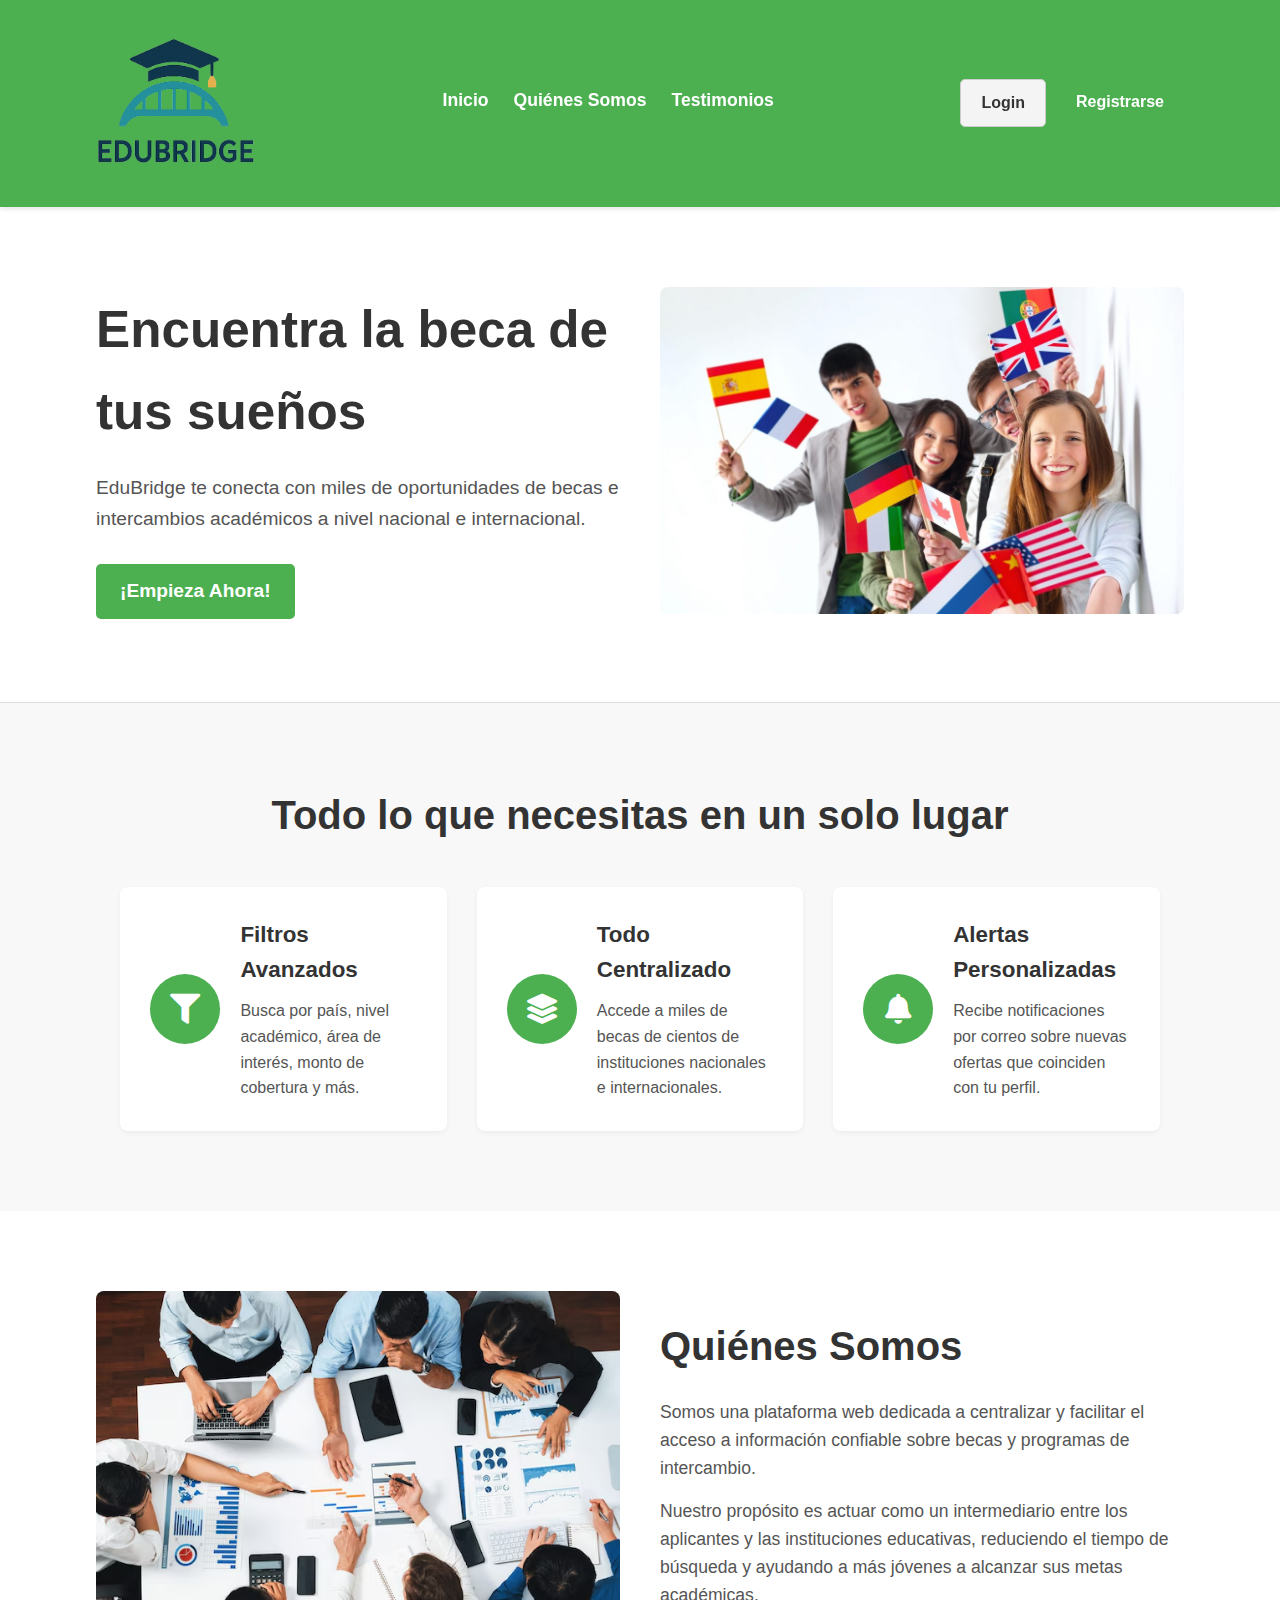
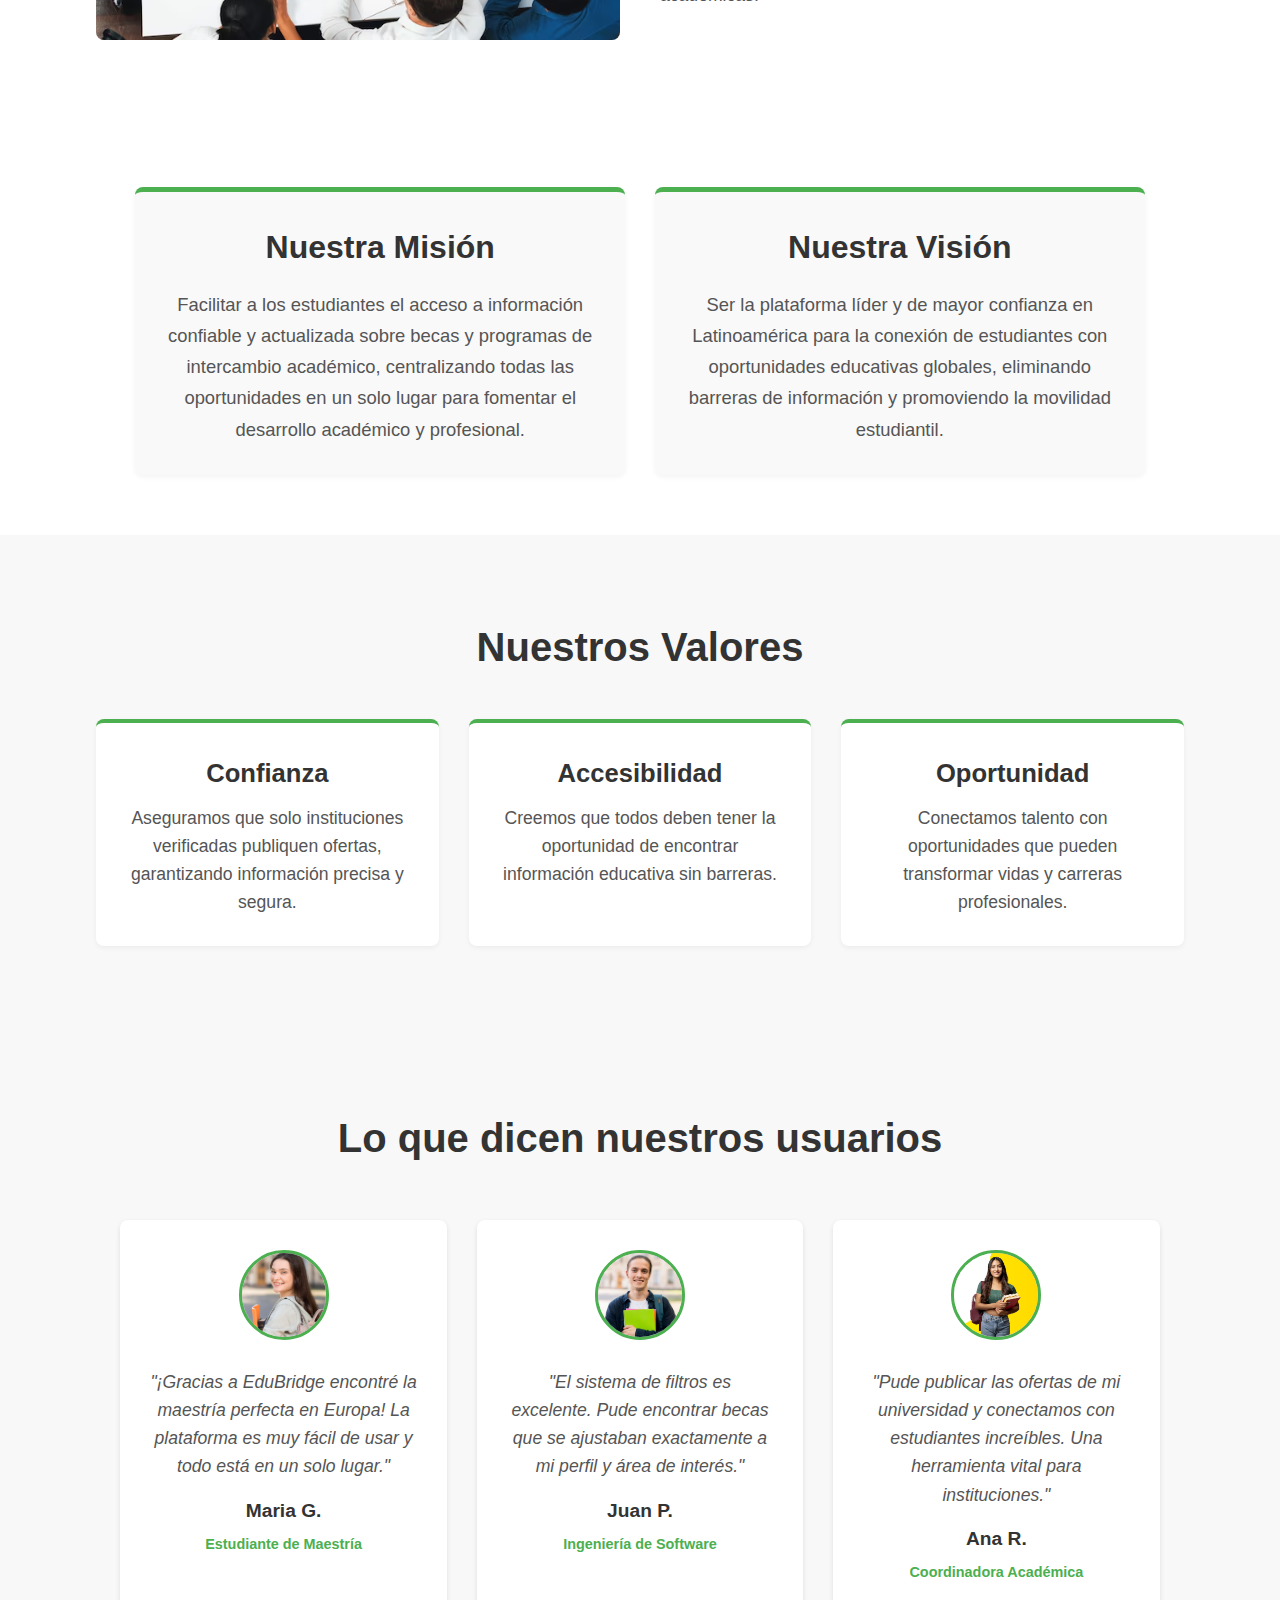
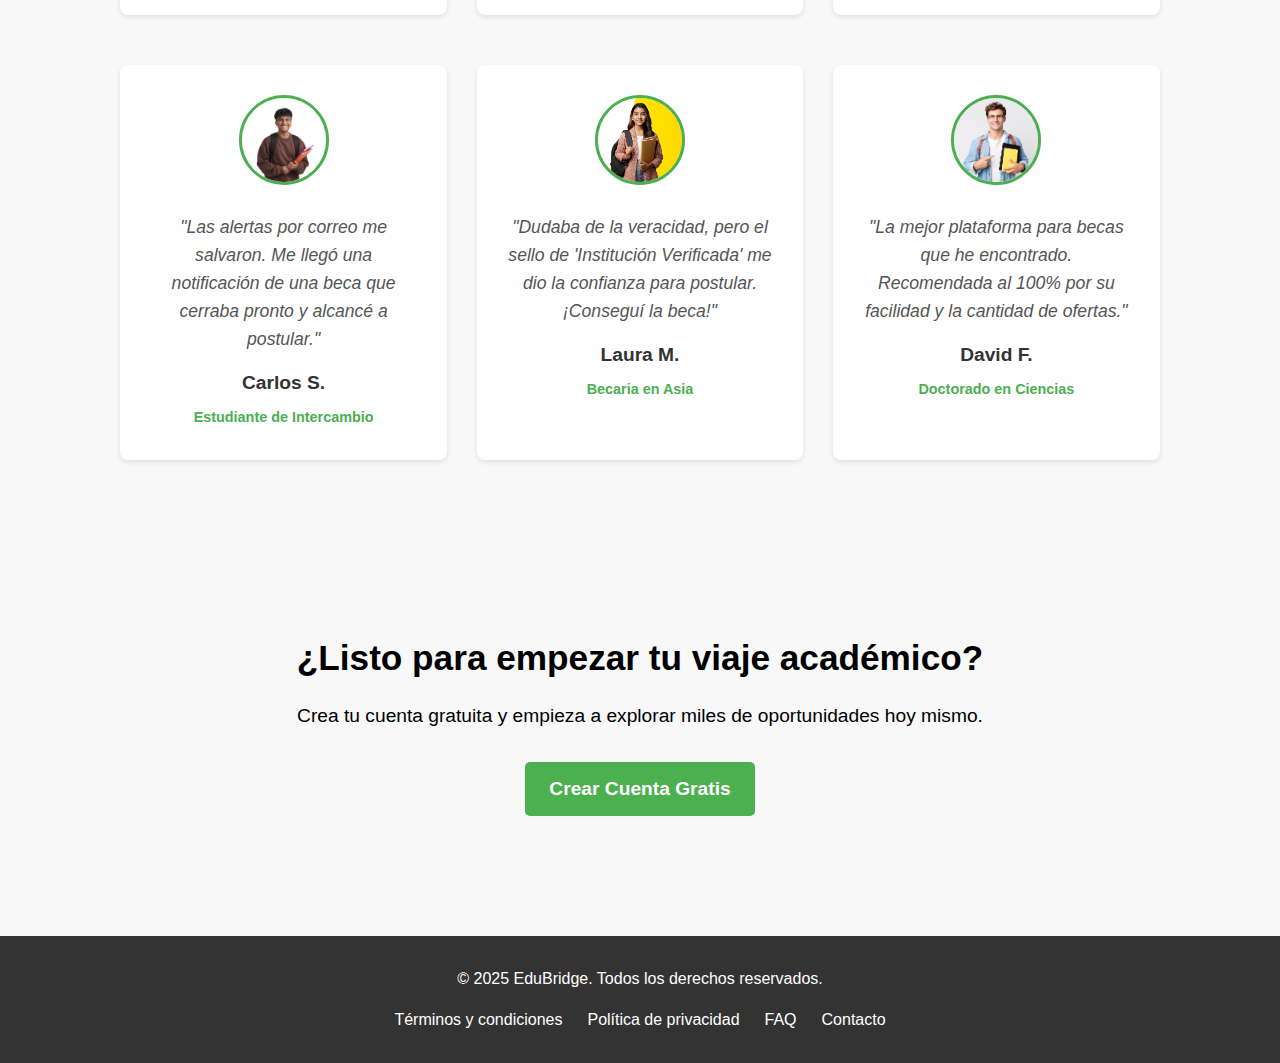
<file: index.html>
<!DOCTYPE html>
<html lang="es">
<head>
  <meta charset="UTF-8">
  <meta name="viewport" content="width=device-width, initial-scale=1.0">
  <title>EduBridge - Conectando Oportunidades</title>
  <link rel="stylesheet" href="style.css">
  
  <link rel="stylesheet" href="https://cdnjs.cloudflare.com/ajax/libs/font-awesome/5.15.4/css/all.min.css">
</head>
<body>

  <header>
    <div class="container header-container">
      <div class="logo-container">
        <img src="logo.png" alt="Logo de EduBridge" class="logo">
      </div>
      <nav class="navbar">
        <a href="#inicio">Inicio</a>
        <a href="#quienes-somos">Quiénes Somos</a>
        <a href="#testimonios">Testimonios</a>
      </nav>
      <div class="auth-links">
        <a href="login.html" class="btn btn-secondary">Login</a>
        <a href="register.html" class="btn btn-primary">Registrarse</a>
      </div>
    </div>
  </header>

  <main>

    <section id="inicio" class="hero-section">
      <div class="container hero-container">
        <div class="hero-text">
          <h1>Encuentra la beca de tus sueños</h1>
          <p>EduBridge te conecta con miles de oportunidades de becas e intercambios académicos a nivel nacional e internacional.</p>
          <a href="register.html" class="btn btn-primary btn-large">¡Empieza Ahora!</a>
        </div>
        <div class="hero-image-placeholder">
          <img src="ESTUDIAR_EN_EL_EXTRANJERO.jpg" alt="Estudiantes felices estudiando en el extranjero">
        </div>
      </div>
    </section>

    <section id="features" class="feature-section">
      <div class="container">
        <h2 class="section-title">Todo lo que necesitas en un solo lugar</h2>
        <div class="features-container">
          
          <div class="feature-card">
            <div class="feature-icon-placeholder">
              <i class="fas fa-filter"></i>
            </div>
            <div class="feature-text-content">
              <h3>Filtros Avanzados</h3>
              <p>Busca por país, nivel académico, área de interés, monto de cobertura y más.</p>
            </div>
            </div>

          <div class="feature-card">
            <div class="feature-icon-placeholder">
              <i class="fas fa-layer-group"></i>
            </div>
            <div class="feature-text-content">
              <h3>Todo Centralizado</h3>
              <p>Accede a miles de becas de cientos de instituciones nacionales e internacionales.</p>
            </div>
            </div>

          <div class="feature-card">
            <div class="feature-icon-placeholder">
              <i class="fas fa-bell"></i>
            </div>
            <div class="feature-text-content">
              <h3>Alertas Personalizadas</h3>
              <p>Recibe notificaciones por correo sobre nuevas ofertas que coinciden con tu perfil.</p>
            </div>
            </div>

        </div>
      </div>
    </section>

    <section id="quienes-somos" class="about-container-section">
      <div class="container about-container">
        <div class="about-image-placeholder">
          <img src="reunion.jpg" alt="Equipo de EduBridge trabajando">
        </div>
        <div class="about-text">
          <h2 class="section-title" style="text-align: left;">Quiénes Somos</h2>
          <p>Somos una plataforma web dedicada a centralizar y facilitar el acceso a información confiable sobre becas y programas de intercambio.</p>
          <p>Nuestro propósito es actuar como un intermediario entre los aplicantes y las instituciones educativas, reduciendo el tiempo de búsqueda y ayudando a más jóvenes a alcanzar sus metas académicas.</p>
        </div>
      </div>
    </section>

    <section id="mission-vision" class="about-mission-vision">
      <div class="container">
        <div class="mission-vision-container">
          <div class="mission-card">
            <h3>Nuestra Misión</h3>
            <p>Facilitar a los estudiantes el acceso a información confiable y actualizada sobre becas y programas de intercambio académico, centralizando todas las oportunidades en un solo lugar para fomentar el desarrollo académico y profesional.</p>
          </div>
          <div class="vision-card">
            <h3>Nuestra Visión</h3>
            <p>Ser la plataforma líder y de mayor confianza en Latinoamérica para la conexión de estudiantes con oportunidades educativas globales, eliminando barreras de información y promoviendo la movilidad estudiantil.</p>
          </div>
        </div>
      </div>
    </section>

    <section id="values" class="about-values">
      <div class="container">
        <h2 class="section-title">Nuestros Valores</h2>
        <div class="values-container">
          <div class="value-card">
            <h4>Confianza</h4>
            <p>Aseguramos que solo instituciones verificadas publiquen ofertas, garantizando información precisa y segura.</p>
          </div>
          <div class="value-card">
            <h4>Accesibilidad</h4>
            <p>Creemos que todos deben tener la oportunidad de encontrar información educativa sin barreras.</p>
          </div>
          <div class="value-card">
            <h4>Oportunidad</h4>
            <p>Conectamos talento con oportunidades que pueden transformar vidas y carreras profesionales.</p>
          </div>
        </div>
      </div>
    </section>

    <section id="testimonios">
      <div class="container">
        <h2 class="section-title">Lo que dicen nuestros usuarios</h2>
        <div class="testimonials-container">
          
          <div class="testimonial-card">
            <div class="testimonial-img-placeholder">
              <img src="maria.jpg" alt="Foto de Maria G.">
            </div>
            <p class="quote">"¡Gracias a EduBridge encontré la maestría perfecta en Europa! La plataforma es muy fácil de usar y todo está en un solo lugar."</p>
            <h4 class="testimonial-name">Maria G.</h4>
            <span class="testimonial-detail">Estudiante de Maestría</span>
          </div>

          <div class="testimonial-card">
            <div class="testimonial-img-placeholder">
              <img src="juan.jpg" alt="Foto de Juan P.">
            </div>
            <p class="quote">"El sistema de filtros es excelente. Pude encontrar becas que se ajustaban exactamente a mi perfil y área de interés."</p>
            <h4 class="testimonial-name">Juan P.</h4>
            <span class="testimonial-detail">Ingeniería de Software</span>
          </div>

          <div class="testimonial-card">
            <div class="testimonial-img-placeholder">
              <img src="ana.jpg" alt="Foto de Ana R.">
            </div>
            <p class="quote">"Pude publicar las ofertas de mi universidad y conectamos con estudiantes increíbles. Una herramienta vital para instituciones."</p>
            <h4 class="testimonial-name">Ana R.</h4>
            <span class="testimonial-detail">Coordinadora Académica</span>
          </div>

          <div class="testimonial-card">
            <div class="testimonial-img-placeholder">
              <img src="carlos.jpg" alt="Foto de Carlos S.">
            </div>
            <p class="quote">"Las alertas por correo me salvaron. Me llegó una notificación de una beca que cerraba pronto y alcancé a postular."</p>
            <h4 class="testimonial-name">Carlos S.</h4>
            <span class="testimonial-detail">Estudiante de Intercambio</span>
          </div>

          <div class="testimonial-card">
            <div class="testimonial-img-placeholder">
              <img src="laura.jpg" alt="Foto de Laura M.">
            </div>
            <p class="quote">"Dudaba de la veracidad, pero el sello de 'Institución Verificada' me dio la confianza para postular. ¡Conseguí la beca!"</p>
            <h4 class="testimonial-name">Laura M.</h4>
            <span class="testimonial-detail">Becaria en Asia</span>
          </div>

          <div class="testimonial-card">
            <div class="testimonial-img-placeholder">
              <img src="david.jpg" alt="Foto de David F.">
            </div>
            <p class="quote">"La mejor plataforma para becas que he encontrado. Recomendada al 100% por su facilidad y la cantidad de ofertas."</p>
            <h4 class="testimonial-name">David F.</h4>
            <span class="testimonial-detail">Doctorado en Ciencias</span>
          </div>

        </div>
      </div>
    </section>

    <section id="cta" class="cta-section">
      <div class="container">
        <h2>¿Listo para empezar tu viaje académico?</h2>
        <p>Crea tu cuenta gratuita y empieza a explorar miles de oportunidades hoy mismo.</p>
        <a href="register.html" class="btn btn-primary btn-large">Crear Cuenta Gratis</a>
      </div>
    </section>

  </main>

  <footer>
    <div class="footer-content">
      <p class="footer-text">© 2025 EduBridge. Todos los derechos reservados.</p>
      <nav class="footer-nav">
        <a href="#">Términos y condiciones</a>
        <a href="#">Política de privacidad</a>
        <a href="#">FAQ</a>
        <a href="#">Contacto</a>
      </nav>
    </div>
  </footer>

  <script>
    document.addEventListener('DOMContentLoaded', function() {
      // Selecciona todos los enlaces de la barra de navegación que apuntan a un ancla (#)
      const navLinks = document.querySelectorAll('.navbar a[href^="#"]');

      navLinks.forEach(link => {
        link.addEventListener('click', function(e) {
          // Previene el comportamiento por defecto (el salto brusco)
          e.preventDefault();

          // Obtiene el ID de la sección (ej. "#quienes-somos")
          const targetId = this.getAttribute('href');
          
          // Obtiene el elemento de la sección
          const targetSection = document.querySelector(targetId);

          if (targetSection) {
            // Realiza el scroll suave a esa sección
            targetSection.scrollIntoView({
              behavior: 'smooth',
              block: 'start' // Alinea el inicio de la sección con el inicio de la vista
            });
          }
        });
      });
    });
  </script>

</body>
</html>
</file>
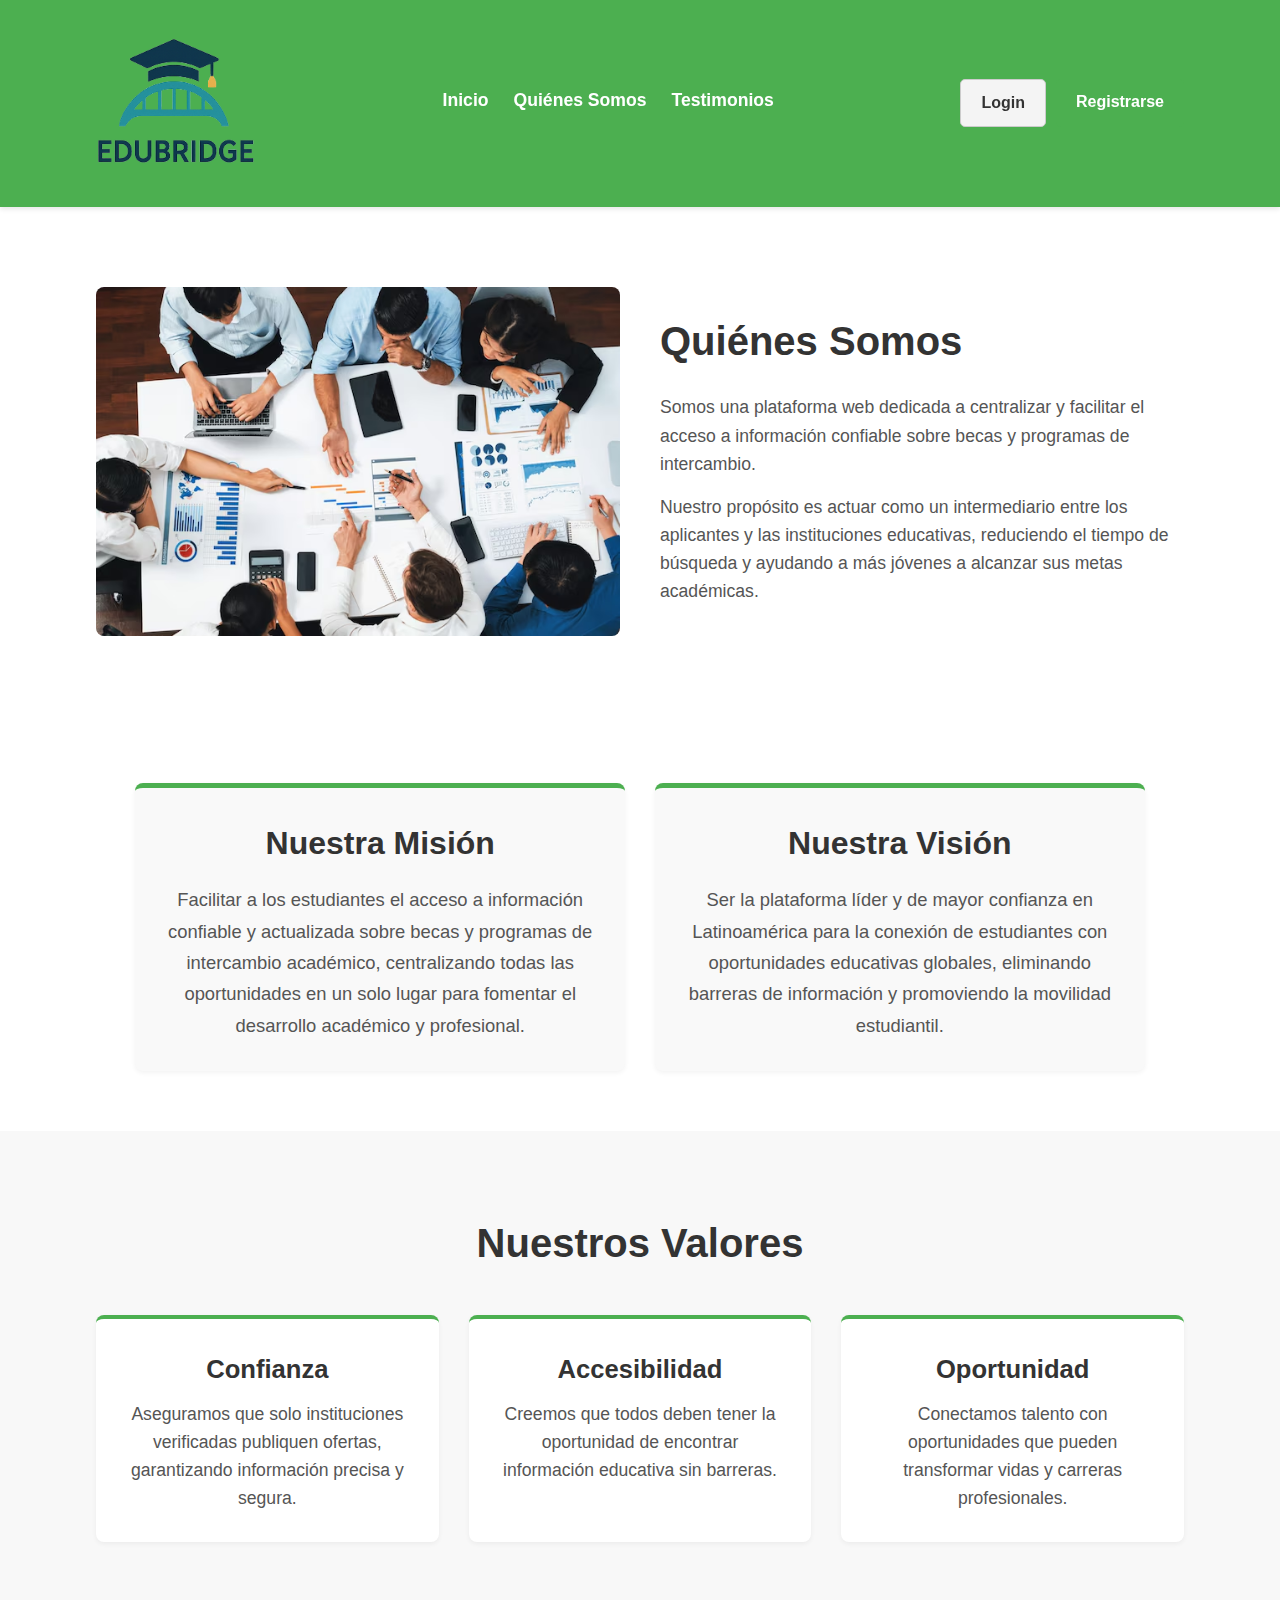
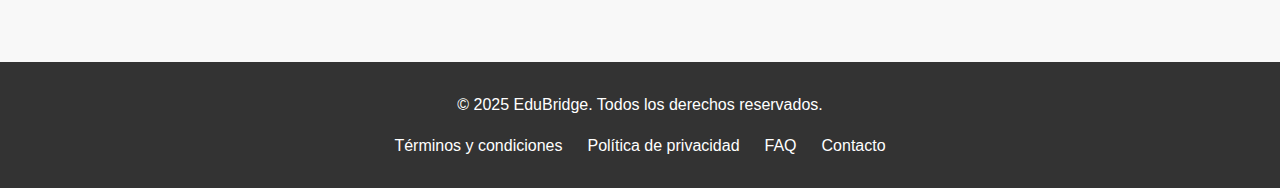
<file: quienes-somos.html>
<!DOCTYPE html>
<html lang="es">
<head>
  <meta charset="UTF-8">
  <meta name="viewport" content="width=device-width, initial-scale=1.0">
  <title>Quiénes Somos - EduBridge</title>
  <link rel="stylesheet" href="style.css">
</head>
<body>

  <header>
    <div class="container header-container">
      <div class="logo-container">
        <img src="logo.png" alt="Logo de EduBridge" class="logo">
      </div>
      <nav class="navbar">
        <a href="index.html">Inicio</a>
        <a href="quienes-somos.html">Quiénes Somos</a>
        <a href="testimonios.html">Testimonios</a>
      </nav>
      <div class="auth-links">
        <a href="login.html" class="btn btn-secondary">Login</a>
        <a href="register.html" class="btn btn-primary">Registrarse</a>
      </div>
    </div>
  </header>

  <main>
    
    <section id="quienes-somos" style="padding-top: 60px;">
      <div class="container about-container">
        <div class="about-image-placeholder">
          <img src="reunion.jpg" alt="Equipo de EduBridge trabajando">
        </div>
        <div class="about-text">
          <h2 class="section-title" style="text-align: left;">Quiénes Somos</h2>
          <p>Somos una plataforma web dedicada a centralizar y facilitar el acceso a información confiable sobre becas y programas de intercambio.</p>
          <p>Nuestro propósito es actuar como un intermediario entre los aplicantes y las instituciones educativas, reduciendo el tiempo de búsqueda y ayudando a más jóvenes a alcanzar sus metas académicas.</p>
        </div>
      </div>
    </section>

    <section id="mission-vision" class="about-mission-vision">
      <div class="container">
        <div class="mission-vision-container">
          <div class="mission-card">
            <h3>Nuestra Misión</h3>
            <p>Facilitar a los estudiantes el acceso a información confiable y actualizada sobre becas y programas de intercambio académico, centralizando todas las oportunidades en un solo lugar para fomentar el desarrollo académico y profesional.</p>
          </div>
          <div class="vision-card">
            <h3>Nuestra Visión</h3>
            <p>Ser la plataforma líder y de mayor confianza en Latinoamérica para la conexión de estudiantes con oportunidades educativas globales, eliminando barreras de información y promoviendo la movilidad estudiantil.</p>
          </div>
        </div>
      </div>
    </section>

    <section id="values" class="about-values">
      <div class="container">
        <h2 class="section-title">Nuestros Valores</h2>
        <div class="values-container">
          <div class="value-card">
            <h4>Confianza</h4>
            <p>Aseguramos que solo instituciones verificadas publiquen ofertas, garantizando información precisa y segura.</p>
          </div>
          <div class="value-card">
            <h4>Accesibilidad</h4>
            <p>Creemos que todos deben tener la oportunidad de encontrar información educativa sin barreras.</p>
          </div>
          <div class="value-card">
            <h4>Oportunidad</h4>
            <p>Conectamos talento con oportunidades que pueden transformar vidas y carreras profesionales.</p>
          </div>
        </div>
      </div>
    </section>

  </main>

  <footer>
    <div class="footer-content">
      <p class="footer-text">© 2025 EduBridge. Todos los derechos reservados.</p>
      <nav class="footer-nav">
        <a href="#">Términos y condiciones</a>
        <a href="#">Política de privacidad</a>
        <a href="#">FAQ</a>
        <a href="#">Contacto</a>
      </nav>
    </div>
  </footer>
</body>
</html>
</file>
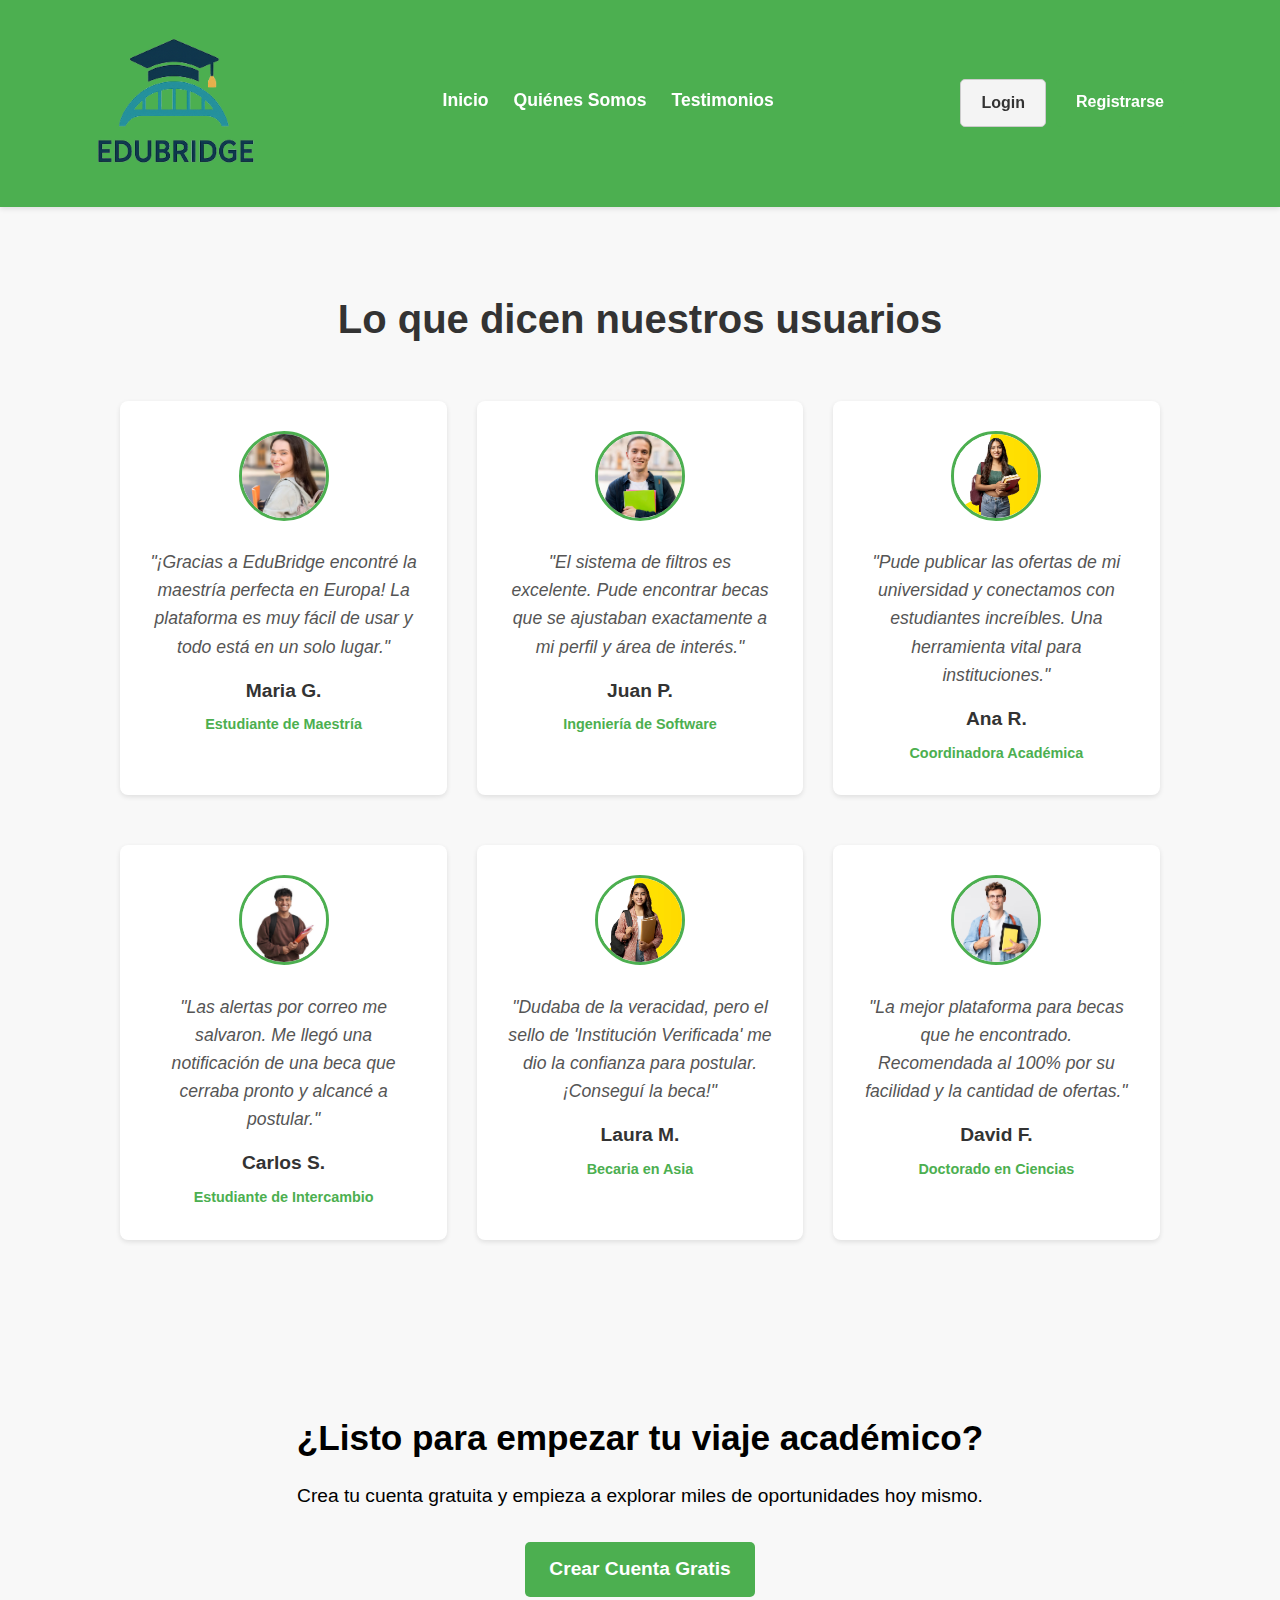
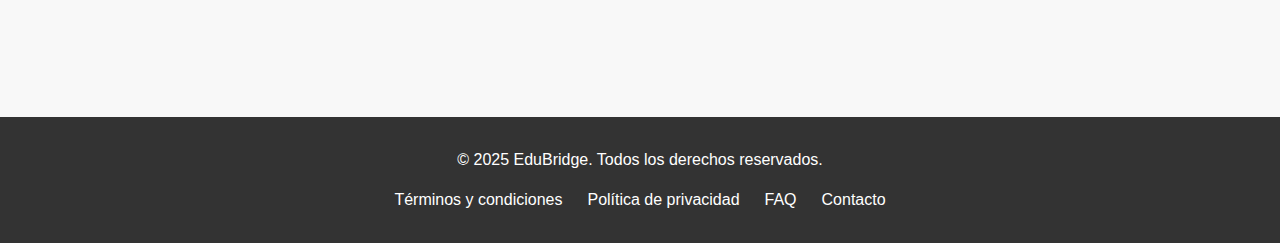
<file: testimonios.html>
<!DOCTYPE html>
<html lang="es">
<head>
  <meta charset="UTF-8">
  <meta name="viewport" content="width=device-width, initial-scale=1.0">
  <title>Testimonios - EduBridge</title>
  <link rel="stylesheet" href="style.css">
</head>
<body>

  <header>
    <div class="container header-container">
      <div class="logo-container">
        <img src="logo.png" alt="Logo de EduBridge" class="logo">
      </div>
      <nav class="navbar">
        <a href="index.html">Inicio</a>
        <a href="quienes-somos.html">Quiénes Somos</a>
        <a href="testimonios.html">Testimonios</a>
      </nav>
      <div class="auth-links">
        <a href="login.html" class="btn btn-secondary">Login</a>
        <a href="register.html" class="btn btn-primary">Registrarse</a>
      </div>
    </div>
  </header>

  <main>

    <section id="testimonios" style="padding-top: 60px;">
      <div class="container">
        <h2 class="section-title">Lo que dicen nuestros usuarios</h2>
        <div class="testimonials-container">
          
          <div class="testimonial-card">
            <div class="testimonial-img-placeholder">
              <img src="maria.jpg" alt="Foto de Maria G.">
            </div>
            <p class="quote">"¡Gracias a EduBridge encontré la maestría perfecta en Europa! La plataforma es muy fácil de usar y todo está en un solo lugar."</p>
            <h4 class="testimonial-name">Maria G.</h4>
            <span class="testimonial-detail">Estudiante de Maestría</span>
          </div>

          <div class="testimonial-card">
            <div class="testimonial-img-placeholder">
              <img src="juan.jpg" alt="Foto de Juan P.">
            </div>
            <p class="quote">"El sistema de filtros es excelente. Pude encontrar becas que se ajustaban exactamente a mi perfil y área de interés."</p>
            <h4 class="testimonial-name">Juan P.</h4>
            <span class="testimonial-detail">Ingeniería de Software</span>
          </div>

          <div class="testimonial-card">
            <div class="testimonial-img-placeholder">
              <img src="ana.jpg" alt="Foto de Ana R.">
            </div>
            <p class="quote">"Pude publicar las ofertas de mi universidad y conectamos con estudiantes increíbles. Una herramienta vital para instituciones."</p>
            <h4 class="testimonial-name">Ana R.</h4>
            <span class="testimonial-detail">Coordinadora Académica</span>
          </div>

          <div class="testimonial-card">
            <div class="testimonial-img-placeholder">
              <img src="carlos.jpg" alt="Foto de Carlos S.">
            </div>
            <p class="quote">"Las alertas por correo me salvaron. Me llegó una notificación de una beca que cerraba pronto y alcancé a postular."</p>
            <h4 class="testimonial-name">Carlos S.</h4>
            <span class="testimonial-detail">Estudiante de Intercambio</span>
          </div>

          <div class="testimonial-card">
            <div class="testimonial-img-placeholder">
              <img src="laura.jpg" alt="Foto de Laura M.">
            </div>
            <p class="quote">"Dudaba de la veracidad, pero el sello de 'Institución Verificada' me dio la confianza para postular. ¡Conseguí la beca!"</p>
            <h4 class="testimonial-name">Laura M.</h4>
            <span class="testimonial-detail">Becaria en Asia</span>
          </div>

          <div class="testimonial-card">
            <div class="testimonial-img-placeholder">
              <img src="david.jpg" alt="Foto de David F.">
            </div>
            <p class="quote">"La mejor plataforma para becas que he encontrado. Recomendada al 100% por su facilidad y la cantidad de ofertas."</p>
            <h4 class="testimonial-name">David F.</h4>
            <span class="testimonial-detail">Doctorado en Ciencias</span>
          </div>

        </div>
      </div>
    </section>

    <section id="cta" class="cta-section">
      <div class="container">
        <h2>¿Listo para empezar tu viaje académico?</h2>
        <p>Crea tu cuenta gratuita y empieza a explorar miles de oportunidades hoy mismo.</p>
        <a href="register.html" class="btn btn-primary btn-large">Crear Cuenta Gratis</a>
      </div>
    </section>

  </main>

  <footer>
    <div class="footer-content">
      <p class="footer-text">© 2025 EduBridge. Todos los derechos reservados.</p>
      <nav class="footer-nav">
        <a href="#">Términos y condiciones</a>
        <a href="#">Política de privacidad</a>
        <a href="#">FAQ</a>
        <a href="#">Contacto</a>
      </nav>
    </div>
  </footer>
</body>
</html>
</file>
<file: style.css>
/* Estilos Globales y Reseteo */
* {
  box-sizing: border-box;
  margin: 0;
  padding: 0;
}

html {
  scroll-behavior: smooth; /* Para el scroll suave al hacer clic en los enlaces del nav */
}

body {
  font-family: 'Arial', sans-serif;
  line-height: 1.6;
  background-color: #f8f8f8;
  color: #333;
}

.container {
  width: 85%;
  max-width: 1200px;
  margin: 0 auto;
  padding: 20px 0;
}

.section-title {
  font-size: 2.5em;
  text-align: center;
  margin-bottom: 40px;
  color: #333;
}

/* Estilos de Botones (Basados en tu ejemplo) */
.btn {
  padding: 10px 20px;
  text-decoration: none;
  border-radius: 5px;
  font-size: 1em;
  font-weight: bold;
  cursor: pointer;
  transition: background-color 0.3s ease;
  border: none;
  display: inline-block;
}

.btn-primary {
  background-color: #4CAF50; /* Color verde principal */
  color: white;
}

.btn-primary:hover {
  background-color: #45a049; /* Verde más oscuro al pasar el mouse */
}

.btn-secondary {
  background-color: #f4f4f4;
  color: #333;
  border: 1px solid #ccc;
}

.btn-secondary:hover {
  background-color: #e9e9e9;
}

.btn-large {
  font-size: 1.2em;
  padding: 12px 24px;
}

/* Cabecera (Header) */
header {
  background-color: #4CAF50; /* Color verde de tu ejemplo */
  color: white;
  padding: 15px 0;
  box-shadow: 0 2px 5px rgba(0, 0, 0, 0.1);
  position: sticky;
  top: 0;
  z-index: 1000;
}

.header-container {
  display: flex;
  justify-content: space-between;
  align-items: center;
}

.logo {
  max-width: 160px; /* Ajusta según tu logo */
  height: auto;
}

.navbar {
  display: flex;
  gap: 25px;
}

.navbar a {
  color: white;
  text-decoration: none;
  font-size: 1.1em;
  font-weight: bold;
  padding-bottom: 5px;
  border-bottom: 2px solid transparent;
  transition: border-bottom 0.3s ease;
}

.navbar a:hover {
  border-bottom: 2px solid white;
}

.auth-links {
  display: flex;
  gap: 10px;
}

/* Sección Hero (Inicio) */
.hero-section {
  background-color: white;
  padding: 60px 0;
  border-bottom: 1px solid #e0e0e0;
}

.hero-container {
  display: flex;
  align-items: center;
  gap: 40px;
}

.hero-text {
  flex: 1; /* Ocupa la mitad del espacio */
}

.hero-text h1 {
  font-size: 3.2em;
  color: #333;
  margin-bottom: 20px;
}

.hero-text p {
  font-size: 1.2em;
  margin-bottom: 30px;
  color: #555;
}

.hero-image-placeholder {
  flex: 1; /* Ocupa la otra mitad */
  text-align: center;
}

.hero-image-placeholder img {
  max-width: 100%;
  height: auto;
  border-radius: 8px;
  background-color: #e0e0e0; /* Color de fondo para el placeholder */
}

/* Sección Quiénes Somos */
#quienes-somos {
  padding: 60px 0;
  background-color: #ffffff;
}

.about-container {
  display: flex;
  align-items: center;
  gap: 40px;
}

.about-text {
  flex: 1;
}

.about-text .section-title {
  text-align: left; /* Título alineado a la izquierda para esta sección */
  margin-bottom: 20px;
}

.about-text p {
  font-size: 1.1em;
  margin-bottom: 15px;
  color: #555;
}

.about-image-placeholder {
  flex: 1;
  text-align: center;
}

.about-image-placeholder img {
  max-width: 100%;
  height: auto;
  border-radius: 8px;
  background-color: #e0e0e0;
}

/* Sección Testimonios */
#testimonios {
  padding: 60px 0;
  background-color: #f8f8f8; /* Fondo gris claro de tu ejemplo */
}

.testimonials-container {
  display: flex;
  justify-content: center;
  gap: 30px;
  flex-wrap: wrap; /* Para que se ajusten en móviles */
}

.testimonial-card {
  background-color: white; /* Estilo de tarjeta de tu ejemplo */
  padding: 30px;
  margin: 10px 0;
  box-shadow: 0 2px 5px rgba(0, 0, 0, 0.1);
  border-radius: 8px;
  width: 30%;
  min-width: 280px;
  text-align: center;
}

.testimonial-img-placeholder {
  margin-bottom: 20px;
}

.testimonial-img-placeholder img {
  width: 90px;
  height: 90px;
  border-radius: 50%; /* Círculo para la foto de perfil */
  object-fit: cover;
  background-color: #e0e0e0; /* Color de fondo para la imagen */
  border: 3px solid #4CAF50;
}

.quote {
  font-size: 1.1em;
  font-style: italic;
  color: #555;
  margin-bottom: 15px;
}

.testimonial-name {
  font-size: 1.2em;
  color: #333;
  font-weight: bold;
  margin-bottom: 5px;
}

.testimonial-detail {
  font-size: 0.9em;
  color: #4CAF50;
  font-weight: bold;
}


/* Pie de página (Footer) */
footer {
  background-color: #333; /* Color de footer de tu ejemplo */
  color: white;
  padding: 30px 0;
  margin-top: 40px;
}

.footer-content {
  text-align: center;
}

.footer-text {
  font-size: 1em;
  margin-bottom: 15px;
}

.footer-nav {
  display: flex;
  justify-content: center;
  gap: 25px;
}

.footer-nav a {
  color: white;
  font-size: 1em;
  text-decoration: none;
}

.footer-nav a:hover {
  text-decoration: underline;
}

/* Media Queries para Responsividad simple */
@media (max-width: 768px) {
  .header-container {
    flex-direction: column;
    gap: 15px;
  }

  .navbar {
    gap: 15px;
  }

  .hero-container, .about-container {
    flex-direction: column;
    text-align: center;
  }

  .about-text .section-title {
    text-align: center;
  }

  .testimonials-container {
    flex-direction: column;
    align-items: center;
  }

  .testimonial-card {
    width: 80%;
  }

  .footer-nav {
    flex-direction: column;
    gap: 10px;
  }
}

.feature-icon-placeholder i {
  font-size: 30px; /* Ajusta este tamaño como quieras */
}

.about-mission-vision {
  padding: 40px 0;
  background-color: #ffffff;
}

.mission-vision-container {
  display: flex;
  gap: 30px;
  justify-content: center;
  flex-wrap: wrap;
}

.mission-card, .vision-card {
  flex-basis: 45%; /* Cada uno ocupa aprox la mitad */
  min-width: 300px;
  padding: 30px;
  /* --- CAMBIOS AQUÍ --- */
  text-align: center; /* Centra todo el texto */
  border-top: 5px solid #4CAF50; /* Cambiamos el borde a la parte superior */
  /* --- FIN CAMBIOS --- */
  background-color: #f9f9f9;
  border-radius: 8px;
  box-shadow: 0 2px 5px rgba(0,0,0,0.05);
}

.mission-card h3, .vision-card h3 {
  /* --- CAMBIOS AQUÍ --- */
  font-size: 2em;     /* Letra más grande para el título */
  font-weight: 600;
  /* --- FIN CAMBIOS --- */
  margin-bottom: 15px;
  color: #333;
}

.mission-card p, .vision-card p {
  /* --- CAMBIOS AQUÍ --- */
  font-size: 1.15em;  /* Letra ligeramente más grande para el párrafo */
  /* --- FIN CAMBIOS --- */
  color: #555;
  line-height: 1.7;
}

.about-values {
  padding: 60px 0;
  background-color: #f8f8f8; /* Fondo gris claro */
}

.values-container {
  /* --- CAMBIOS AQUÍ --- */
  display: grid; /* Usamos Grid en lugar de Flex */
  grid-template-columns: repeat(3, 1fr); /* Esto crea 3 columnas de igual ancho */
  gap: 30px; /* Mantiene el espaciado */
  /* 'flex-wrap' y 'justify-content' ya no son necesarios */
}

.value-card {
  background-color: #ffffff;
  padding: 30px;
  /* --- CAMBIOS AQUÍ --- */
  /* width: 30%; */ /* Ya no es necesario, el Grid lo maneja */
  /* min-width: 280px; */ /* Ya no es necesario */
  text-align: center;
  border-radius: 8px;
  box-shadow: 0 2px 5px rgba(0, 0, 0, 0.05);
  border-top: 4px solid #4CAF50;
}

.value-card h4 {
  font-size: 1.6em;
  font-weight: 600;
  margin-bottom: 10px;
  color: #333; 
}

.value-card p {
  font-size: 1.1em;
  color: #555;
}

/* --- CSS ADICIONAL para Responsividad de Grid --- */
/* En pantallas pequeñas, volvemos a 1 columna (3 filas) para que no se vea apretado */
@media (max-width: 768px) {
  .values-container {
    grid-template-columns: 1fr; /* 1 sola columna en móviles */
  }
}

.cta-section {
  padding: 60px 0;
  /* Fondo oscuro como el footer */
  color: black;
  /* La propiedad 'text-align' se hereda a todos los hijos */
  text-align: center; 
}

/* El .container ya tiene 'margin: 0 auto' que lo centra */
.cta-section .container {
  /* Pero nos aseguramos de que el texto dentro también esté centrado */
  text-align: center;
}

.cta-section h2 {
  font-size: 2.2em;
  margin-bottom: 15px;
}

.cta-section p {
  font-size: 1.2em;
  margin-bottom: 30px;
  color: black;
}

.feature-section {
  padding: 60px 0;
  background-color: #f8f8f8; /* Fondo gris claro */
}

.features-container {
  display: flex;
  justify-content: center;
  gap: 30px;
  flex-wrap: wrap; /* Para móviles */
}

.feature-card {
  background-color: #ffffff;
  padding: 30px;
  width: 30%;
  min-width: 280px;
  border-radius: 8px;
  box-shadow: 0 2px 5px rgba(0, 0, 0, 0.05);
  
  /* --- CAMBIOS AQUÍ --- */
  display: flex;         /* 1. Usamos Flexbox para alinear horizontalmente */
  align-items: center;   /* 2. Esto centra verticalmente el icono con el bloque de texto */
  gap: 20px;             /* 3. Espacio entre el icono y el texto */
  /* 'text-align: center;' se ha quitado de aquí */
}

.feature-icon-placeholder {
  width: 70px;
  height: 70px;
  line-height: 70px; 
  border-radius: 50%; 
  background-color: #4CAF50; 
  color: white;
  text-align: center; /* Centra el icono < i > dentro del círculo */
  
  /* --- CAMBIOS AQUÍ --- */
  flex-shrink: 0; /* Evita que el círculo verde se encoja */
  /* 'margin: 0 auto 20px auto;' se ha quitado */
}

/* --- NUEVO BLOQUE DE CÓDIGO --- */
/* Este es el contenedor para el H3 y el P */
.feature-text-content {
   text-align: left; /* Alinea el texto a la izquierda, para que se lea natural */
}
/* --- FIN NUEVO BLOQUE --- */

.feature-card h3 {
  font-size: 1.4em;
  margin-bottom: 10px;
  color: #333;
}

.feature-card p {
  font-size: 1em;
  color: #555;
}

/* Estilo para el ícono de Font Awesome (asegura centrado vertical) */
.feature-icon-placeholder i {
  font-size: 30px; 
  line-height: 70px; /* Coincide con la altura del círculo */
}
</file>
